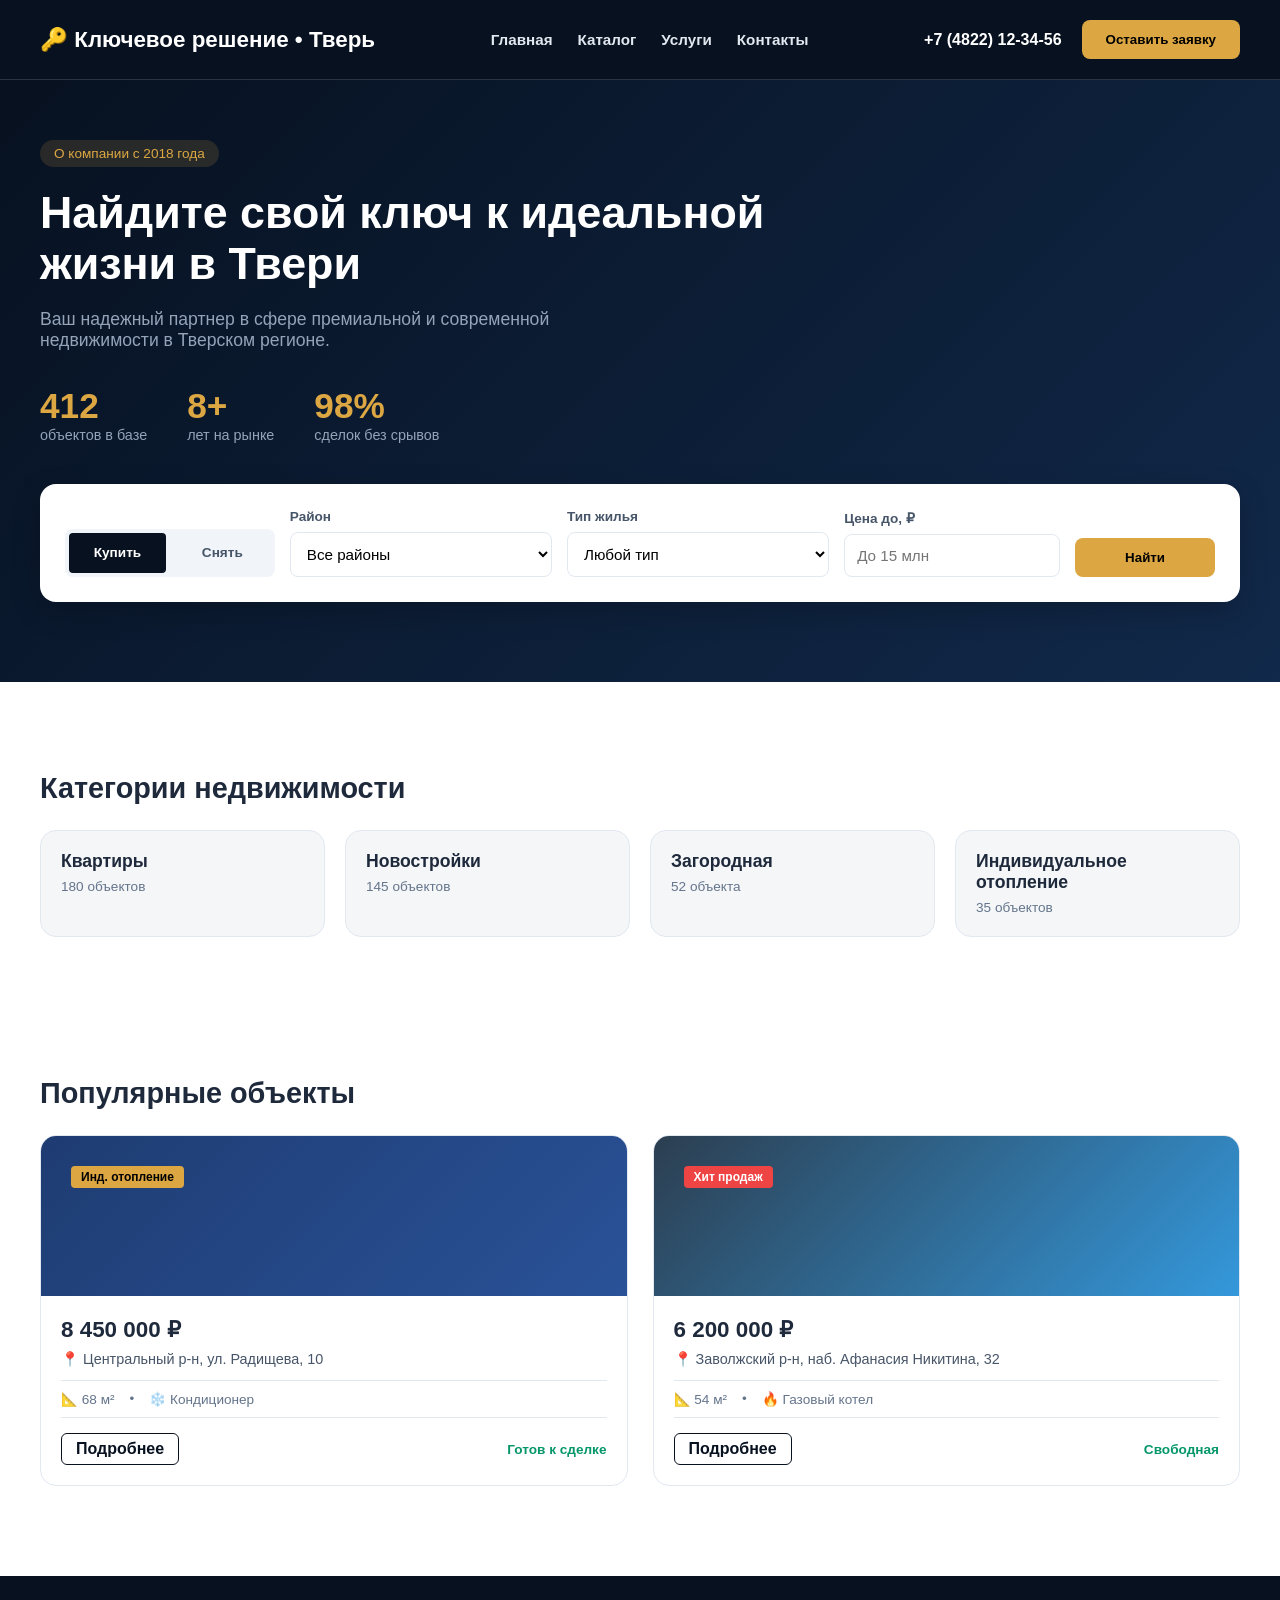
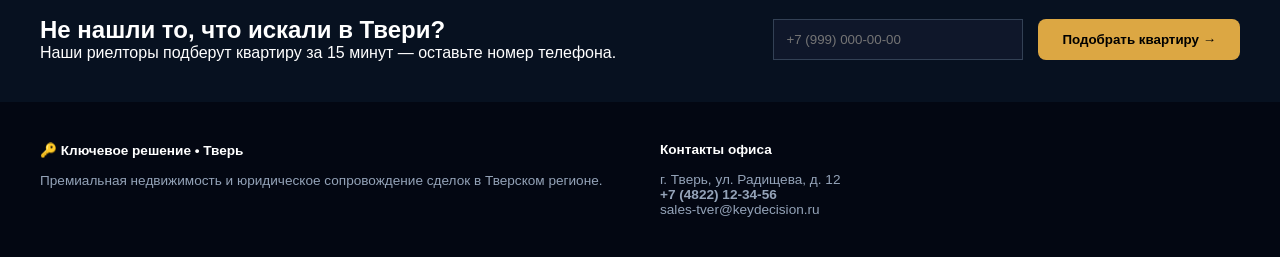
<file: index.html>
<!DOCTYPE html>
<html lang="ru">
<head>
    <meta charset="UTF-8">
    <meta name="viewport" content="width=device-width, initial-scale=1.0">
    <title>Агентство недвижимости «Ключевое решение» — Тверь</title>
    <link rel="stylesheet" href="style.css">
</head>
<body>

    <!-- Шапка сайта (с яркими, контрастными кнопками навигации) -->
    <header class="header">
        <div class="container header__container">
            <div class="logo">🔑 Ключевое решение • Тверь</div>
<nav class="nav">
    <a href="index.html" class="nav__link">Главная</a>
    <a href="catalog.html" class="nav__link">Каталог</a>
    <a href="services.html" class="nav__link">Услуги</a>
    <a href="contacts.html" class="nav__link">Контакты</a>
</nav>
            <div class="header__contacts">
                <a href="tel:+74822000000" class="phone">+7 (4822) 12-34-56</a>
                <button class="btn btn--primary" id="openModalBtn">Оставить заявку</button>
            </div>
        </div>
    </header>

    <main>
        <!-- Главный экран (Hero) под Тверь -->
        <section class="hero">
            <div class="container hero__container">
                <span class="hero__badge">О компании с 2018 года</span>
                <h1 class="hero__title">Найдите свой ключ к идеальной жизни в Твери</h1>
                <p class="hero__subtitle">Ваш надежный партнер в сфере премиальной и современной недвижимости в Тверском регионе.</p>
                
                <!-- Статистика из пункта 1.4 ТЗ -->
                <div class="hero__stats">
                    <div class="stat-item">
                        <strong id="stat-count">412</strong>
                        <span>объектов в базе</span>
                    </div>
                    <div class="stat-item">
                        <strong>8+</strong>
                        <span>лет на рынке</span>
                    </div>
                    <div class="stat-item">
                        <strong id="stat-percent">98%</strong>
                        <span>сделок без срывов</span>
                    </div>
                </div>
                <!-- Тверская многокритериальная форма поиска (Пункт 1.2 ТЗ) -->
                <div class="search-filter">
                    <form id="mainFilterForm" class="filter-form" action="catalog.html" method="GET">
                        <!-- Тип операции -->
                        <div class="filter-group filter-group--toggle">
                            <input type="radio" id="opBuy" name="operationType" value="buy" checked>
                            <label for="opBuy">Купить</label>
                            <input type="radio" id="opRent" name="operationType" value="rent">
                            <label for="opRent">Снять</label>
                        </div>

                        <!-- Поиск по районам Твери -->
                        <div class="filter-group">
                            <label for="locationSelect">Район</label>
                            <select id="locationSelect" name="location">
                                <option value="">Все районы</option>
                                <option value="Центральный">Центральный р-н</option>
                                <option value="Заволжский">Заволжский р-н</option>
                                <option value="Московский">Московский р-н</option>
                                <option value="Пролетарский">Пролетарский р-н</option>
                            </select>
                        </div>

                        <!-- Тип жилья -->
                        <div class="filter-group">
                            <label for="realtyType">Тип жилья</label>
                            <select id="realtyType" name="realtyType">
                                <option value="">Любой тип</option>
                                <option value="Новостройка">Новостройка</option>
                                <option value="Вторичное">Вторичное жилье</option>
                                <option value="Коттедж">Дома и участки</option>
                            </select>
                        </div>

                        <!-- Цена до -->
                        <div class="filter-group">
                            <label for="priceMax">Цена до, ₽</label>
                            <input type="number" id="priceMax" name="priceMax" placeholder="До 15 млн" min="0">
                        </div>

                        <button type="submit" class="btn btn--primary btn--search">Найти</button>
                    </form>
                </div>
            </div>
        </section>
        <!-- Категории недвижимости в Твери -->
        <section class="categories section">
            <div class="container">
                <h2 class="section__title">Категории недвижимости</h2>
                <div class="categories__grid">
                    <div class="category-card"><h3>Квартиры</h3><span class="count">180 объектов</span></div>
                    <div class="category-card"><h3>Новостройки</h3><span class="count">145 объектов</span></div>
                    <div class="category-card"><h3>Загородная</h3><span class="count">52 объекта</span></div>
                    <div class="category-card"><h3>Индивидуальное отопление</h3><span class="count">35 объектов</span></div>
                </div>
            </div>
        </section>

        <!-- Популярные объекты в Твери -->
        <section class="products section">
            <div class="container">
                <h2 class="section__title">Популярные объекты</h2>
                <div class="catalog-grid">
                    <!-- Тверская карточка 1 -->
                    <article class="flat-card">
                        <div class="flat-card__image" style="background: linear-gradient(135deg, #1e3c72, #2a5298); height: 160px;">
                            <span class="badge badge--gold" style="position:initial; margin:15px; display:inline-block;">Инд. отопление</span>
                        </div>
                        <div class="flat-card__body">
                            <div class="flat-price">8 450 000 ₽</div>
                            <div class="flat-address">📍 Центральный р-н, ул. Радищева, 10</div>
                            <div class="flat-tags"><span>📐 68 м²</span> • <span>❄️ Кондиционер</span></div>
                            <div class="flat-footer">
                                <a href="catalog.html" class="btn btn--dark-outline" style="text-decoration:none;">Подробнее</a>
                                <span class="flat-status">Готов к сделке</span>
                            </div>
                        </div>
                    </article>

                    <!-- Тверская карточка 2 -->
                    <article class="flat-card">
                        <div class="flat-card__image" style="background: linear-gradient(135deg, #2c3e50, #3498db); height: 160px;">
                            <span class="badge badge--red" style="position:initial; margin:15px; display:inline-block;">Хит продаж</span>
                        </div>
                        <div class="flat-card__body">
                            <div class="flat-price">6 200 000 ₽</div>
                            <div class="flat-address">📍 Заволжский р-н, наб. Афанасия Никитина, 32</div>
                            <div class="flat-tags"><span>📐 54 м²</span> • <span>🔥 Газовый котел</span></div>
                            <div class="flat-footer">
                                <a href="catalog.html" class="btn btn--dark-outline" style="text-decoration:none;">Подробнее</a>
                                <span class="flat-status">Свободная</span>
                            </div>
                        </div>
                    </article>
                </div>
            </div>
        </section>
        <!-- Блок "Почему выбирают Ключевое решение" -->
        <section class="cta-banner">
            <div class="container cta-banner__container">
                <div>
                    <h2>Не нашли то, что искали в Твери?</h2>
                    <p>Наши риелторы подберут квартиру за 15 минут — оставьте номер телефона.</p>
                </div>
                <form class="cta-banner__form">
                    <input type="tel" placeholder="+7 (999) 000-00-00" required>
                    <button type="submit" class="btn btn--primary">Подобрать квартиру →</button>
                </form>
            </div>
        </section>
    </main>

    <!-- Тверской подвал -->
    <footer class="footer">
        <div class="container footer__grid">
            <div>
                <h4>🔑 Ключевое решение • Тверь</h4>
                <p>Премиальная недвижимость и юридическое сопровождение сделок в Тверском регионе.</p>
            </div>
            <div>
                <h4>Контакты офиса</h4>
                <p>г. Тверь, ул. Радищева, д. 12</p>
                <p><strong>+7 (4822) 12-34-56</strong></p>
                <p>sales-tver@keydecision.ru</p>
            </div>
        </div>
    </footer>
    <script src="app.js"></script>
    
</body>
</html>
</file>
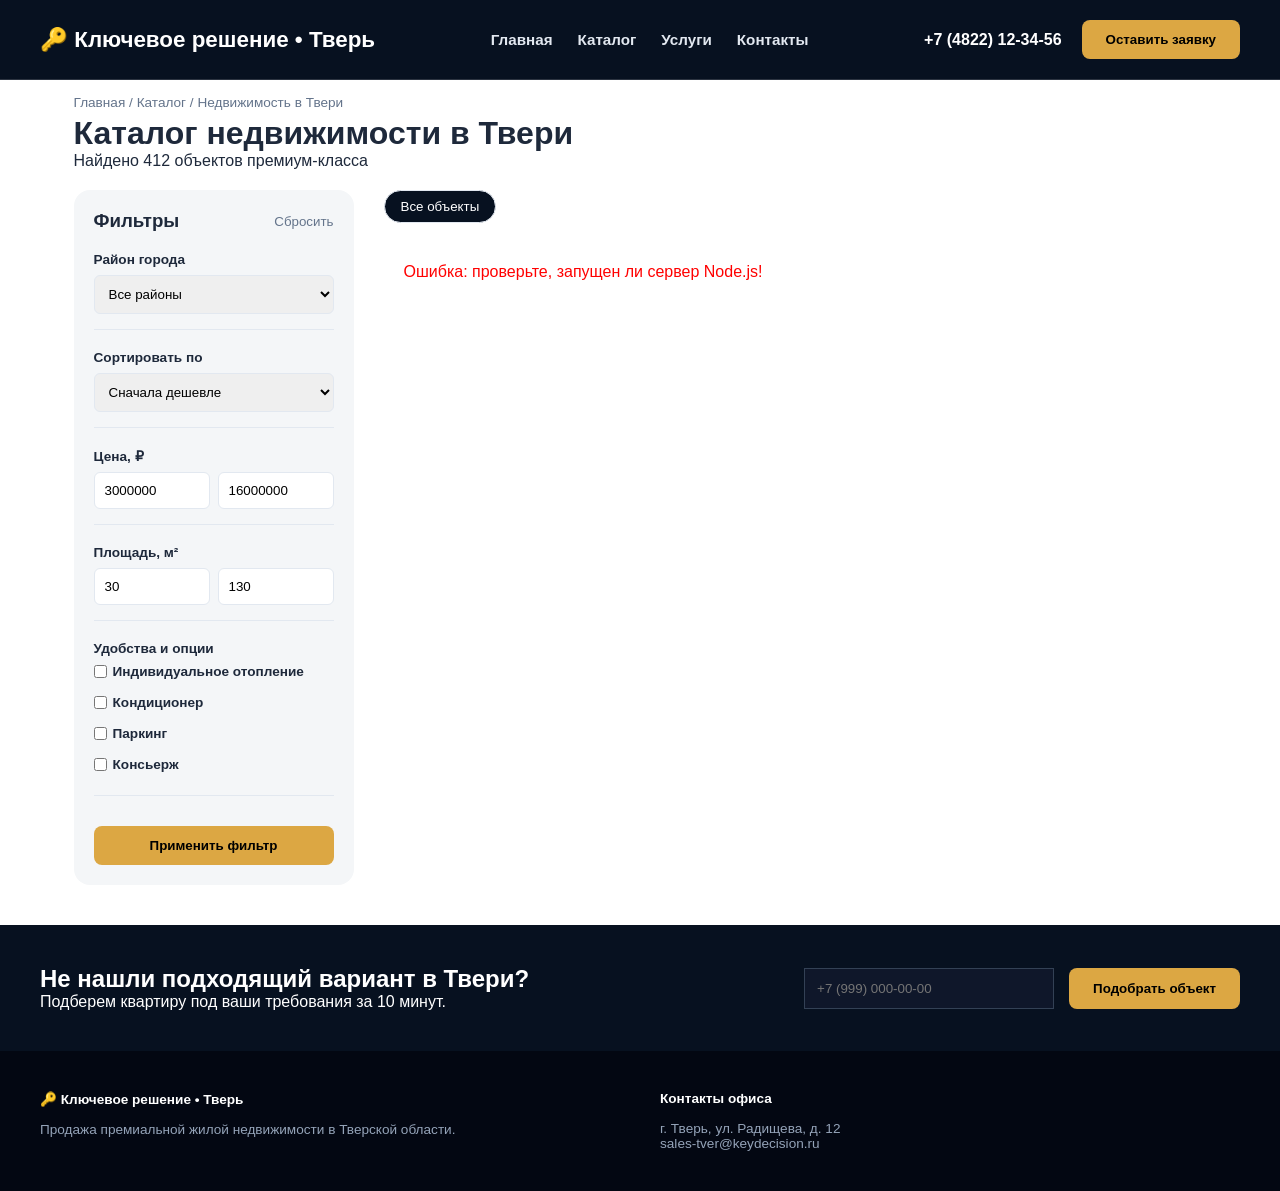
<file: catalog.html>
<!DOCTYPE html>
<html lang="ru">
<head>
    <meta charset="UTF-8">
    <meta name="viewport" content="width=device-width, initial-scale=1.0">
    <title>Каталог недвижимости в Твери — Ключевое решение</title>
    <link rel="stylesheet" href="style.css">
</head>
<body>

    <!-- Шапка сайта с яркой контрастной навигацией -->
    <header class="header">
        <div class="container header__container">
            <div class="logo">🔑 Ключевое решение • Тверь</div>
<nav class="nav">
    <a href="index.html" class="nav__link">Главная</a>
    <a href="catalog.html" class="nav__link">Каталог</a>
    <a href="services.html" class="nav__link">Услуги</a>
    <a href="contacts.html" class="nav__link">Контакты</a>
</nav>

            <div class="header__contacts">
                <a href="tel:+74822123456" class="phone">+7 (4822) 12-34-56</a>
                <button class="btn btn--primary">Оставить заявку</button>
            </div>
        </div>
    </header>

    <main class="container catalog-page">
        <!-- Хлебные крошки -->
        <div class="breadcrumbs">
            <a href="#">Главная</a> / <a href="#">Каталог</a> / <span>Недвижимость в Твери</span>
        </div>

        <h1 class="catalog-title">Каталог недвижимости в Твери</h1>
        <div class="catalog-subtitle">Найдено 412 объектов премиум-класса</div>

        <div class="catalog-layout">
            <!-- Боковой фильтр со всеми удобствами и районами Твери -->
            <aside class="filter-sidebar">
                <div class="sidebar-header">
                    <h3>Фильтры</h3>
                    <button type="button" class="btn-clear">Сбросить</button>
                </div>

                <form id="advancedFilter">
                    <!-- Поиск по районам Твери -->
                    <div class="filter-section">
                        <label for="districtSelect">Район города</label>
                        <select id="districtSelect" name="district">
                            <option value="">Все районы</option>
                            <option value="Центральный">Центральный район</option>
                            <option value="Заволжский">Заволжский район</option>
                            <option value="Московский">Московский район</option>
                            <option value="Пролетарский">Пролетарский район</option>
                        </select>
                    </div>

                    <!-- Сортировка по цене и площади -->
                    <div class="filter-section">
                        <label for="sortSelect">Сортировать по</label>
                        <select id="sortSelect" name="sortBy">
                            <option value="price_asc">Сначала дешевле</option>
                            <option value="price_desc">Сначала дороже</option>
                            <option value="area_desc">По макс. площади</option>
                            <option value="area_asc">По мин. площади</option>
                        </select>
                    </div>

                    <!-- Диапазон цен -->
                    <div class="filter-section">
                        <label>Цена, ₽</label>
                        <div class="range-inputs">
                            <input type="number" id="priceMin" value="3000000" placeholder="от">
                            <input type="number" id="priceMaxInput" value="16000000" placeholder="до">
                        </div>
                    </div>

                    <!-- Диапазон площади -->
                    <div class="filter-section">
                        <label>Площадь, м²</label>
                        <div class="range-inputs">
                            <input type="number" id="areaMin" value="30" placeholder="от">
                            <input type="number" id="areaMax" value="130" placeholder="до">
                        </div>
                    </div>

                    <!-- Полный список удобств -->
                    <div class="filter-section">
                        <label>Удобства и опции</label>
                        <div class="checkbox-list">
                            <label><input type="checkbox" id="checkHeating"> Индивидуальное отопление</label>
                            <label><input type="checkbox" id="checkAir"> Кондиционер</label>
                            <label><input type="checkbox" id="checkParking"> Паркинг</label>
                            <label><input type="checkbox" id="checkConcierge"> Консьерж</label>
                        </div>
                    </div>

                    <button type="submit" class="btn btn--primary btn--block">Применить фильтр</button>
                </form>
            </aside>
            <!-- Контент каталога и сетка результатов -->
            <section class="catalog-content">
                <div class="sorting-panel">
                    <div class="tabs">
                        <button class="tab-btn active">Все объекты</button>
                    </div>
                </div>

                <div class="catalog-grid" id="catalogGrid">
                    <!-- Квартира 1 -->
                    <article class="flat-card" data-district="Центральный" data-price="8450000" data-area="68" data-heating="true" data-air="true" data-parking="true" data-concierge="false">
                        <div class="flat-card__image" style="background: linear-gradient(135deg, #1e3c72, #2a5298);">
                            <span class="badge badge--gold">Инд. отопление</span>
                        </div>
                        <div class="flat-card__body">
                            <div class="flat-price">8 450 000 ₽</div>
                            <div class="flat-address">📍 Центральный р-н, ул. Радищева, 10</div>
                            <div class="flat-tags"><span>📐 68 м²</span> • <span>❄️ Конд.</span> • <span>🚗 Паркинг</span></div>
                            <div class="flat-footer"><button class="btn btn--dark-outline">Подробнее</button><span class="flat-status">Новостройка</span></div>
                        </div>
                    </article>

                    <!-- Квартира 2 -->
                    <article class="flat-card" data-district="Заволжский" data-price="6200000" data-area="54" data-heating="true" data-air="false" data-parking="false" data-concierge="false">
                        <div class="flat-card__image" style="background: linear-gradient(135deg, #2c3e50, #3498db);">
                            <span class="badge badge--red">Отличная цена</span>
                        </div>
                        <div class="flat-card__body">
                            <div class="flat-price">6 200 000 ₽</div>
                            <div class="flat-address">📍 Заволжский р-н, наб. Афанасия Никитина, 32</div>
                            <div class="flat-tags"><span>📐 54 м²</span> • <span>🔥 Инд. отопл.</span></div>
                            <div class="flat-footer"><button class="btn btn--dark-outline">Подробнее</button><span class="flat-status">Вторичное</span></div>
                        </div>
                    </article>

                    <!-- Квартира 3 (ИСПРАВЛЕНО НА "Центральный р-н") -->
                    <article class="flat-card" data-district="Центральный" data-price="14900000" data-area="115" data-heating="true" data-air="true" data-parking="true" data-concierge="true">
                        <div class="flat-card__image" style="background: linear-gradient(135deg, #0f2027, #2c5364);">
                            <span class="badge badge--gold">Премиум</span>
                        </div>
                        <div class="flat-card__body">
                            <div class="flat-price">14 900 000 ₽</div>
                            <div class="flat-address">📍 Центральный р-н, Тверской проспект, 3</div>
                            <div class="flat-tags"><span>📐 115 м²</span> • <span>🚗 Паркинг</span> • <span>🛎️ Консьерж</span></div>
                            <div class="flat-footer"><button class="btn btn--dark-outline">Подробнее</button><span class="flat-status">Пентхаус</span></div>
                        </div>
                    </article>

                    <!-- Квартира 4 -->
                    <article class="flat-card" data-district="Московский" data-price="4800000" data-area="42" data-heating="false" data-air="false" data-parking="false" data-concierge="false">
                        <div class="flat-card__image" style="background: linear-gradient(135deg, #bdc3c7, #2c3e50);"></div>
                        <div class="flat-card__body">
                            <div class="flat-price">4 800 000 ₽</div>
                            <div class="flat-address">📍 Московский р-н, ул. Орджоникидзе, 42</div>
                            <div class="flat-tags"><span>📐 42 м²</span> • <span>Центр. отопл.</span></div>
                            <div class="flat-footer"><button class="btn btn--dark-outline">Подробнее</button><span class="flat-status">Вторичное</span></div>
                        </div>
                    </article>

                    <!-- Квартира 5 -->
                    <article class="flat-card" data-district="Пролетарский" data-price="5500000" data-area="48" data-heating="false" data-air="true" data-parking="false" data-concierge="false">
                        <div class="flat-card__image" style="background: linear-gradient(135deg, #11998e, #38ef7d);"></div>
                        <div class="flat-card__body">
                            <div class="flat-price">5 500 000 ₽</div>
                            <div class="flat-address">📍 Пролетарский р-н, пр-т Калинина, 15</div>
                            <div class="flat-tags"><span>📐 48 м²</span> • <span>❄️ Конд.</span></div>
                            <div class="flat-footer"><button class="btn btn--dark-outline">Подробнее</button><span class="flat-status">Новостройка</span></div>
                        </div>
                    </article>

                    <!-- Квартира 6 -->
                    <article class="flat-card" data-district="Заволжский" data-price="11200000" data-area="92" data-heating="true" data-air="true" data-parking="true" data-concierge="true">
                        <div class="flat-card__image" style="background: linear-gradient(135deg, #8e2de2, #4a00e0);">
                            <span class="badge badge--gold">Инд. отопление</span>
                        </div>
                        <div class="flat-card__body">
                            <div class="flat-price">11 200 000 ₽</div>
                            <div class="flat-address">📍 Заволжский р-н, ул. Горького, 72</div>
                            <div class="flat-tags"><span>📐 92 м²</span> • <span>🚗 Паркинг</span> • <span>🛎️ Консьерж</span></div>
                            <div class="flat-footer"><button class="btn btn--dark-outline">Подробнее</button><span class="flat-status">Новостройка</span></div>
                        </div>
                    </article>
                </div>
            </section>
        </div>
    </main>
    <!-- Форма подбора для Твери -->
    <section class="cta-banner">
        <div class="container cta-banner__container">
            <div>
                <h2>Не нашли подходящий вариант в Твери?</h2>
                <p>Подберем квартиру под ваши требования за 10 минут.</p>
            </div>
            <form class="cta-banner__form">
                <input type="tel" placeholder="+7 (999) 000-00-00" required>
                <button type="submit" class="btn btn--primary">Подобрать объект</button>
            </form>
        </div>
    </section>

    <!-- Подвал сайта -->
    <footer class="footer">
        <div class="container footer__grid">
            <div>
                <h4>🔑 Ключевое решение • Тверь</h4>
                <p>Продажа премиальной жилой недвижимости в Тверской области.</p>
            </div>
            <div>
                <h4>Контакты офиса</h4>
                <p>г. Тверь, ул. Радищева, д. 12</p>
                <p>sales-tver@keydecision.ru</p>
            </div>
        </div>
    </footer>

    <!-- Логика работы умных фильтров -->
    <script src="app.js"></script>
    
</body>
</html>
</file>
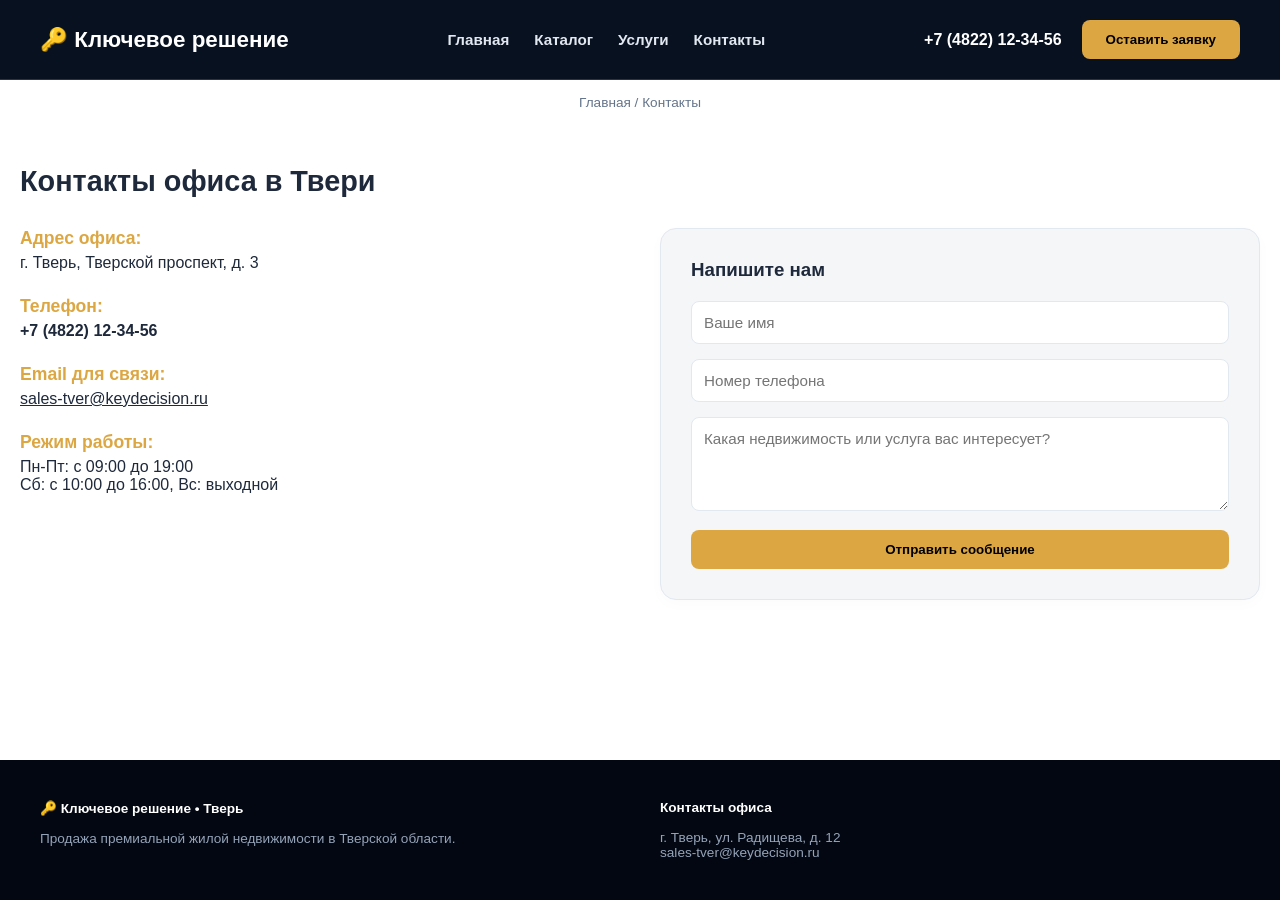
<file: contacts.html>
<!DOCTYPE html>
<html lang="ru">
<head>
    <meta charset="UTF-8">
    <meta name="viewport" content="width=device-width, initial-scale=1.0">
    <title>Контакты — Ключевое решение</title>
    <link rel="stylesheet" href="style.css">
    <style>
        /* Локальные стили для адаптивности и красоты страницы контактов */
        .contacts-block {
            display: grid;
            grid-template-columns: 1fr 1fr;
            gap: 40px;
            margin-top: 30px;
            margin-bottom: 30px;
        }
        @media (max-width: 768px) {
            .contacts-block {
                grid-template-columns: 1fr;
                gap: 25px;
            }
        }
        .contact-info-list {
            list-style: none;
            display: flex;
            flex-direction: column;
            gap: 24px;
        }
        .contact-info-list li strong {
            display: block;
            color: var(--accent-gold);
            font-size: 1.1rem;
            margin-bottom: 5px;
        }
        .contact-form-box {
            background: var(--bg-light-gray);
            padding: 30px;
            border-radius: var(--border-radius-lg);
            border: 1px solid var(--border-color);
            box-shadow: 0 4px 15px rgba(0,0,0,0.02);
        }
        .contact-form-box h3 {
            margin-bottom: 20px;
            color: var(--text-dark);
        }
        .contact-form-box input, .contact-form-box textarea {
            width: 100%;
            padding: 12px;
            margin-bottom: 15px;
            border: 1px solid var(--border-color);
            border-radius: var(--border-radius-sm);
            font-size: 0.95rem;
            font-family: inherit;
        }
        .contact-form-box textarea {
            resize: vertical;
        }
    </style>
</head>
<body>

    <!-- ШАПКА -->
    <header class="header">
        <div class="container header__container">
            <div class="logo">🔑 Ключевое решение</div>
            <nav class="nav">
                <a href="index.html" class="nav__link">Главная</a>
                <a href="catalog.html" class="nav__link">Каталог</a>
                <a href="services.html" class="nav__link">Услуги</a>
                <a href="contacts.html" class="nav__link nav__link--active">Контакты</a>
            </nav>
            <div class="header__contacts">
                <a href="tel:+74822123456" class="phone">+7 (4822) 12-34-56</a>
                <button class="btn btn--primary">Оставить заявку</button>
            </div>
        </div>
    </header>

    <!-- ХЛЕБНЫЕ КРОШКИ -->
    <div class="container breadcrumbs">
        <a href="index.html">Главная</a> / <span>Контакты</span>
    </div>

    <!-- ОСНОВНОЙ КОНТЕНТ КОНТАКТОВ -->
    <main class="container section">
        <h1 class="section__title">Контакты офиса в Твери</h1>
        
        <div class="contacts-block">
            <!-- Левая колонка: Текстовые контакты -->
            <div>
                <ul class="contact-info-list">
                    <li>
                        <strong>Адрес офиса:</strong>
                        г. Тверь, Тверской проспект, д. 3
                    </li>
                    <li>
                        <strong>Телефон:</strong>
                        <a href="tel:+74822123456" style="color: inherit; text-decoration: none; font-weight: 600;">+7 (4822) 12-34-56</a>
                    </li>
                    <li>
                        <strong>Email для связи:</strong>
                        <a href="mailto:sales-tver@keydecision.ru" style="color: inherit;">sales-tver@keydecision.ru</a>
                    </li>
                    <li>
                        <strong>Режим работы:</strong>
                        Пн-Пт: с 09:00 до 19:00 <br> Сб: с 10:00 до 16:00, Вс: выходной
                    </li>
                </ul>
            </div>

            <!-- Правая колонка: Форма обратной связи -->
            <div class="contact-form-box">
                <h3>Напишите нам</h3>
                <form id="feedbackForm">
                    <input type="text" placeholder="Ваше имя" required>
                    <input type="tel" placeholder="Номер телефона" required>
                    <textarea placeholder="Какая недвижимость или услуга вас интересует?" rows="4" required></textarea>
                    <button type="submit" class="btn btn--primary" style="width: 100%;">Отправить сообщение</button>
                </form>
            </div>
        </div>
    </main>

    <!-- ФУТЕР -->
    <footer class="footer">
        <div class="container footer__grid">
            <div>
                <h4>🔑 Ключевое решение • Тверь</h4>
                <p>Продажа премиальной жилой недвижимости в Тверской области.</p>
            </div>
            <div>
                <h4>Контакты офиса</h4>
                <p>г. Тверь, ул. Радищева, д. 12</p>
                <p>sales-tver@keydecision.ru</p>
            </div>
        </div>
    </footer>

    <!-- СКРИПТЫ -->
    <script>
        // Простая отправка формы обратной связи
        document.getElementById('feedbackForm')?.addEventListener('submit', (e) => {
            e.preventDefault();
            alert('Спасибо! Ваше сообщение успешно отправлено. Наш менеджер свяжется с вами в ближайшее время.');
            e.target.reset();
        });
    </script>
</body>
</html>
</file>
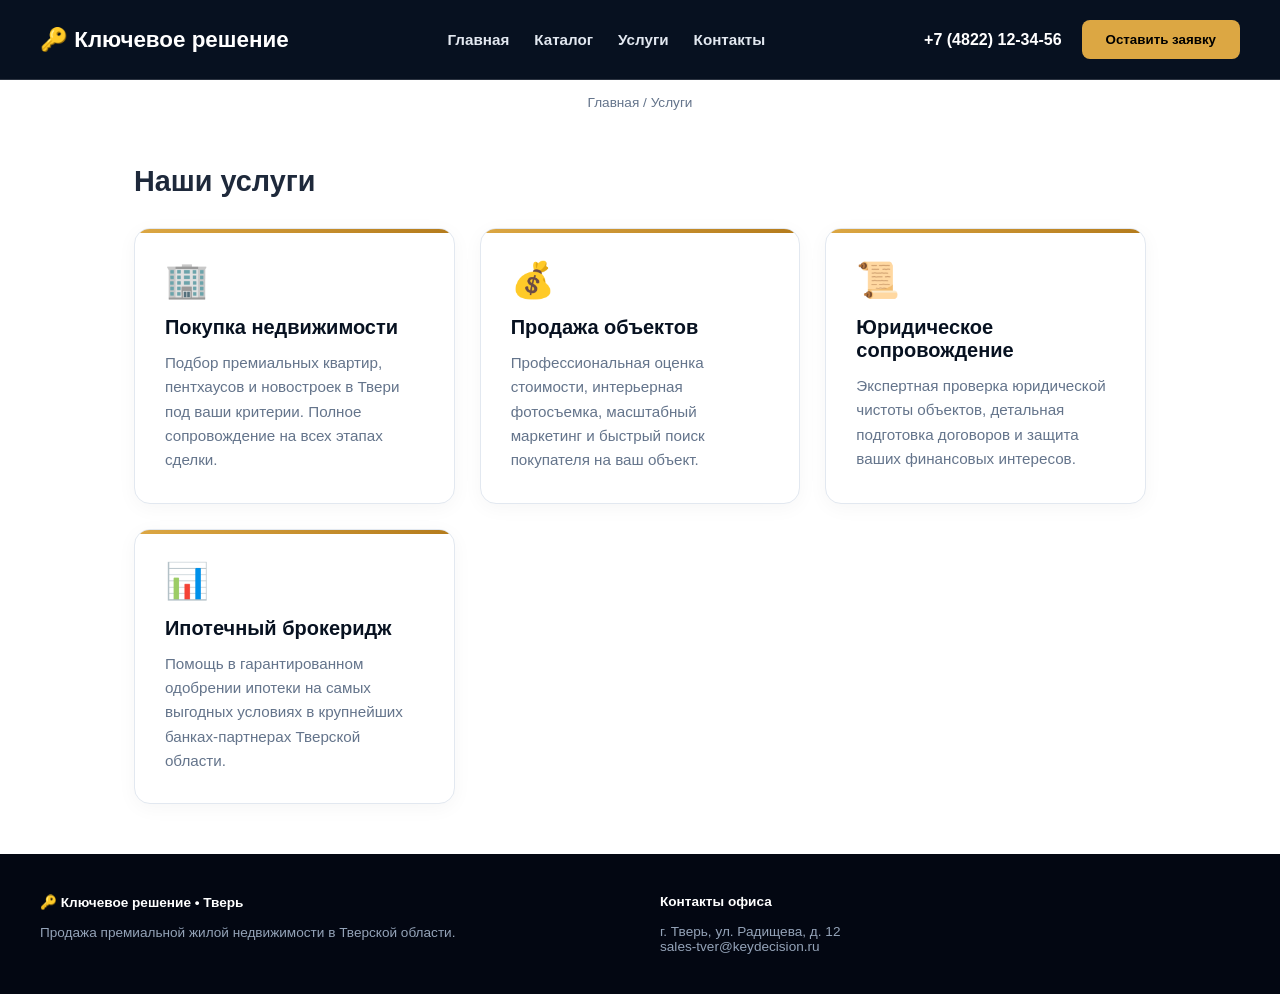
<file: services.html>
<!DOCTYPE html>
<html lang="ru">
<head>
    <meta charset="UTF-8">
    <meta name="viewport" content="width=device-width, initial-scale=1.0">
    <title>Услуги — Ключевое решение</title>
    <link rel="stylesheet" href="style.css">
</head>
<body>

    <!-- ШАПКА -->
    <header class="header">
        <div class="container header__container">
            <div class="logo">🔑 Ключевое решение</div>
            <nav class="nav">
                <a href="index.html" class="nav__link">Главная</a>
                <a href="catalog.html" class="nav__link">Каталог</a>
                <a href="services.html" class="nav__link">Услуги</a>
                <a href="contacts.html" class="nav__link">Контакты</a>
            </nav>
            <div class="header__contacts">
                <a href="tel:+74822123456" class="phone">+7 (4822) 12-34-56</a>
                <button class="btn btn--primary">Оставить заявку</button>
            </div>
        </div>
    </header>

    <!-- ХЛЕБНЫЕ КРОШКИ -->
    <div class="container breadcrumbs">
        <a href="index.html">Главная</a> / <span>Услуги</span>
    </div>

    <!-- ОСНОВНОЙ КОНТЕНТ УСЛУГ -->
    <main class="container section">
        <h1 class="section__title">Наши услуги</h1>
        
        <div class="services-grid">
            
            <div class="service-card-premium">
                <div class="service-icon-box">🏢</div>
                <h3>Покупка недвижимости</h3>
                <p>Подбор премиальных квартир, пентхаусов и новостроек в Твери под ваши критерии. Полное сопровождение на всех этапах сделки.</p>
            </div>

            <div class="service-card-premium">
                <div class="service-icon-box">💰</div>
                <h3>Продажа объектов</h3>
                <p>Профессиональная оценка стоимости, интерьерная фотосъемка, масштабный маркетинг и быстрый поиск покупателя на ваш объект.</p>
            </div>

            <div class="service-card-premium">
                <div class="service-icon-box">📜</div>
                <h3>Юридическое сопровождение</h3>
                <p>Экспертная проверка юридической чистоты объектов, детальная подготовка договоров и защита ваших финансовых интересов.</p>
            </div>

            <div class="service-card-premium">
                <div class="service-icon-box">📊</div>
                <h3>Ипотечный брокеридж</h3>
                <p>Помощь в гарантированном одобрении ипотеки на самых выгодных условиях в крупнейших банках-партнерах Тверской области.</p>
            </div>

        </div>
    </main>

    <!-- ФУТЕР (Прижат к низу автоматически) -->
    <footer class="footer">
        <div class="container footer__grid">
            <div>
                <h4>🔑 Ключевое решение • Тверь</h4>
                <p>Продажа премиальной жилой недвижимости в Тверской области.</p>
            </div>
            <div>
                <h4>Контакты офиса</h4>
                <p>г. Тверь, ул. Радищева, д. 12</p>
                <p>sales-tver@keydecision.ru</p>
            </div>
        </div>
    </footer>

</body>
</html>
</file>
<file: style.css>
:root {
    --bg-dark: #071120;
    --accent-gold: #dca743;
    --bg-light-gray: #f4f6f8;
    --text-dark: #1e293b;
    --text-muted: #64748b;
    --border-color: #e2e8f0;
    --border-radius-lg: 16px;
    --border-radius-sm: 8px;
}

* {
    box-sizing: border-box;
    margin: 0;
    padding: 0;
    font-family: -apple-system, BlinkMacSyФstemFont, "Segoe UI", Roboto, sans-serif;
}

body {
    background-color: #ffffff;
    color: var(--text-dark);
}

.container {
    max-width: 1240px;
    margin: 0 auto;
    padding: 0 20px;
}

/* --- ЯРКАЯ И КОНТРАСТНАЯ ШАПКА --- */
.header {
    background-color: var(--bg-dark);
    padding: 20px 0;
    border-bottom: 1px solid rgba(255,255,255,0.15);
}

.header__container {
    display: flex;
    justify-content: space-between;
    align-items: center;
}

.logo {
    color: #ffffff;
    font-size: 1.4rem;
    font-weight: 700;
}

.nav {
    display: flex;
    gap: 25px;
}

.nav__link {
    color: #e2e8f0;
    text-decoration: none;
    font-weight: 600;
    font-size: 0.95rem;
    transition: color 0.2s;
}

.nav__link:hover {
    color: var(--accent-gold);
}

.header__contacts {
    display: flex;
    align-items: center;
    gap: 20px;
}

.phone {
    color: #ffffff;
    text-decoration: none;
    font-weight: 700;
}

.btn {
    padding: 12px 24px;
    border-radius: var(--border-radius-sm);
    border: none;
    cursor: pointer;
    font-weight: 600;
    transition: background 0.2s;
}

.btn--primary {
    background-color: var(--accent-gold);
    color: #000000;
}

.btn--primary:hover {
    background-color: #c99332;
}
/* --- ГЛАВНЫЙ ЭКРАН (HERO БАННЕР) --- */
.hero {
    background: linear-gradient(135deg, #071120 0%, #11294a 100%);
    color: #ffffff;
    padding: 60px 0 80px 0;
    margin-bottom: 40px;
}

.hero__badge {
    background: rgba(220, 167, 67, 0.15);
    color: var(--accent-gold);
    padding: 6px 14px;
    border-radius: 20px;
    font-size: 0.85rem;
    display: inline-block;
}

.hero__title {
    font-size: 2.8rem;
    margin: 20px 0;
    max-width: 800px;
}

.hero__subtitle {
    color: #94a3b8;
    font-size: 1.1rem;
    margin-bottom: 35px;
    max-width: 600px;
}

.hero__stats {
    display: flex;
    gap: 40px;
    margin-bottom: 40px;
}

.stat-item strong {
    font-size: 2.2rem;
    display: block;
    color: var(--accent-gold);
}

.stat-item span {
    color: #94a3b8;
    font-size: 0.9rem;
}

/* Белая плашка горизонтального поиска */
.search-filter {
    background: #ffffff;
    border-radius: var(--border-radius-lg);
    padding: 25px;
    box-shadow: 0 10px 30px rgba(0,0,0,0.2);
    color: var(--text-dark);
}

.filter-form {
    display: grid;
    grid-template-columns: 1.2fr 1.5fr 1.5fr 1.2fr 0.8fr;
    gap: 15px;
    align-items: flex-end;
}

.filter-group {
    display: flex;
    flex-direction: column;
    gap: 8px;
}

.filter-group label {
    font-size: 0.85rem;
    font-weight: 600;
    color: #475569;
}

.filter-form select, .filter-form input {
    padding: 12px;
    border: 1px solid var(--border-color);
    border-radius: var(--border-radius-sm);
    font-size: 0.95rem;
    background: #ffffff;
}

/* Переключатель Купить/Снять */
.filter-group--toggle {
    display: flex;
    flex-direction: row;
    background: #f1f5f9;
    padding: 4px;
    border-radius: var(--border-radius-sm);
    height: 48px;
}

.filter-group--toggle input[type="radio"] { display: none; }
.filter-group--toggle label {
    flex: 1;
    text-align: center;
    line-height: 40px;
    cursor: pointer;
    border-radius: 4px;
    font-weight: 600;
    margin: 0;
}

.filter-group--toggle input[type="radio"]:checked + label {
    background: var(--bg-dark);
    color: #ffffff;
}
/* --- СЕКЦИИ И КАТЕГОРИИ --- */
.section {
    padding: 50px 0;
}

.section__title {
    font-size: 1.8rem;
    font-weight: 700;
    margin-bottom: 25px;
}

.categories__grid {
    display: grid;
    grid-template-columns: repeat(4, 1fr);
    gap: 20px;
    margin-bottom: 40px;
}

.category-card {
    background: var(--bg-light-gray);
    padding: 20px;
    border-radius: var(--border-radius-lg);
    border: 1px solid var(--border-color);
}

.category-card h3 {
    font-size: 1.1rem;
    margin-bottom: 5px;
}

.category-card .count {
    font-size: 0.85rem;
    color: var(--text-muted);
}

/* --- СТИЛИ ДЛЯ СТРАНИЦЫ КАТАЛОГА (ДВУХКОЛОНОЧНЫЙ МАКЕТ) --- */
.breadcrumbs { padding: 15px 0 5px; font-size: 0.85rem; color: var(--text-muted); }
.breadcrumbs a { color: var(--text-muted); text-decoration: none; }
.catalog-layout {
    display: grid;
    grid-template-columns: 280px 1fr;
    gap: 30px;
    align-items: start;
    margin-top: 20px;
}

.filter-sidebar {
    background: var(--bg-light-gray);
    border-radius: var(--border-radius-lg);
    padding: 20px;
}

.sidebar-header {
    display: flex;
    justify-content: space-between;
    margin-bottom: 20px;
}

.btn-clear { background: none; border: none; color: var(--text-muted); cursor: pointer; }
.filter-section { margin-bottom: 20px; border-bottom: 1px solid #e2e8f0; padding-bottom: 15px; }
.filter-section label { font-size: 0.85rem; font-weight: 600; display: block; margin-bottom: 8px; }
.range-inputs { display: flex; gap: 8px; }
.range-inputs input, .filter-section select { width: 100%; padding: 10px; border: 1px solid var(--border-color); border-radius: 6px; }
.checkbox-list { display: flex; flex-direction: column; gap: 8px; font-size: 0.9rem; }
.checkbox-list label { display: flex; align-items: center; gap: 6px; cursor: pointer; }
.btn--block { width: 100%; margin-top: 10px; }
/* --- СЕТКА КАРТОЧЕК НЕДВИЖИМОСТИ --- */
.sorting-panel { display: flex; justify-content: space-between; margin-bottom: 20px; }
.tabs { display: flex; gap: 8px; }
.tab-btn { padding: 8px 16px; border-radius: 20px; border: 1px solid var(--border-color); background: #fff; cursor: pointer; }
.tab-btn.active { background: var(--bg-dark); color: #fff; }
.btn--map { background: rgba(220, 167, 67, 0.1); color: #b47b1c; border: none; padding: 8px 16px; border-radius: 6px; cursor: pointer; font-weight: 600; }

.catalog-grid {
    display: grid;
    grid-template-columns: repeat(2, 1fr);
    gap: 25px;
    margin-top: 15px;
}

.flat-card {
    background: #ffffff;
    border-radius: var(--border-radius-lg);
    border: 1px solid var(--border-color);
    overflow: hidden;
    transition: transform 0.2s;
}

.flat-card:hover { transform: translateY(-4px); }
.flat-card__image { height: 170px; position: relative; padding: 15px; }
.badge { padding: 4px 10px; border-radius: 4px; font-size: 0.75rem; color: #ffffff; font-weight: 600; }
.badge--gold { background: var(--accent-gold); color: #000000; }
.badge--red { background: #ef4444; }

.flat-card__body { padding: 20px; }
.flat-price { font-size: 1.4rem; font-weight: 700; margin-bottom: 8px; }
.flat-address { font-size: 0.9rem; color: #475569; margin-bottom: 12px; }
.flat-tags { display: flex; gap: 15px; font-size: 0.85rem; color: var(--text-muted); margin-bottom: 15px; border-top: 1px solid var(--border-color); border-bottom: 1px solid var(--border-color); padding: 10px 0; }

.flat-footer { display: flex; justify-content: space-between; align-items: center; }
.btn--dark-outline { background: none; border: 1px solid var(--bg-dark); padding: 6px 14px; border-radius: 6px; cursor: pointer; font-weight: 600; color: var(--bg-dark); }
.flat-status { font-size: 0.85rem; color: #059669; font-weight: 600; }

/* --- СТА БАННЕР И ФУТЕР --- */
.cta-banner { background: var(--bg-dark); color: #ffffff; padding: 40px 0; margin-top: 40px; }
.cta-banner__container { display: flex; justify-content: space-between; align-items: center; }
.cta-banner__form { display: flex; gap: 15px; }
.cta-banner__form input { padding: 12px; width: 250px; border-radius: var(--border-sm); border: 1px solid #334155; background: #0f172a; color: #ffffff; }

.footer { background: #030712; color: #94a3b8; padding: 40px 0; font-size: 0.85rem; margin-top: 40px; }
.footer__grid { display: grid; grid-template-columns: repeat(2, 1fr); gap: 40px; }
.footer h4 { color: #ffffff; margin-bottom: 15px; }
/* --- ПРИЖИТИЕ ФУТЕРА КНИЗУ (STICKY FOOTER) --- */
html, body {
    height: 100%;
}
body {
    display: flex;
    flex-direction: column;
}
/* Переопределяем margin у футера, чтобы он автоматически отталкивался вниз */
.footer {
    margin-top: auto !important; 
}

/* --- КРАСОЧНЫЕ СТИЛИ ДЛЯ СТРАНИЦЫ УСЛУГ --- */
.services-grid {
    display: grid;
    grid-template-columns: repeat(auto-fit, minmax(250px, 1fr));
    gap: 25px;
    margin-top: 30px;
}

.service-card-premium {
    background: #ffffff;
    border: 1px solid var(--border-color);
    border-radius: var(--border-radius-lg);
    padding: 30px;
    box-shadow: 0 4px 20px rgba(7, 17, 32, 0.04);
    transition: all 0.3s ease;
    position: relative;
    overflow: hidden;
}

/* Эффект при наведении на карточку услуг */
.service-card-premium:hover {
    transform: translateY(-8px);
    box-shadow: 0 12px 30px rgba(7, 17, 32, 0.08);
    border-color: var(--accent-gold);
}

/* Яркая цветная полоска сверху каждой карточки для сочности */
.service-card-premium::before {
    content: '';
    position: absolute;
    top: 0;
    left: 0;
    width: 100%;
    height: 4px;
    background: linear-gradient(90deg, var(--accent-gold), #b47b1c);
}

.service-icon-box {
    font-size: 2.2rem;
    margin-bottom: 15px;
    display: inline-block;
}

.service-card-premium h3 {
    font-size: 1.25rem;
    color: var(--bg-dark);
    margin-bottom: 12px;
    font-weight: 700;
}

.service-card-premium p {
    font-size: 0.95rem;
    line-height: 1.6;
    color: var(--text-muted);
}

/* --- СТИЛИ ДЛЯ ИНТЕГРАЦИИ КАРТЫ --- */
.map-container {
    width: 100%;
    height: 400px;
    border-radius: var(--border-radius-lg);
    overflow: hidden;
    border: 1px solid var(--border-color);
    box-shadow: 0 4px 20px rgba(0,0,0,0.05);
    margin-top: 30px;
}
/* --- СТИЛИ ДЛЯ МОДАЛЬНОГО ОКНА --- */
.modal-overlay {
    position: fixed;
    top: 0;
    left: 0;
    width: 100%;
    height: 100%;
    background: rgba(7, 17, 32, 0.6); /* Полупрозрачный темный фон */
    backdrop-filter: blur(4px);        /* Легкое размытие заднего плана */
    display: flex;
    justify-content: center;
    align-items: center;
    z-index: 1000;
}

.modal-box {
    background: #ffffff;
    padding: 40px 30px;
    border-radius: var(--border-radius-lg);
    width: 100%;
    max-width: 400px;
    position: relative;
    box-shadow: 0 10px 30px rgba(0, 0, 0, 0.15);
    animation: modalFadeIn 0.3s ease;
}

.modal-close {
    position: absolute;
    top: 15px;
    right: 20px;
    background: none;
    border: none;
    font-size: 1.8rem;
    cursor: pointer;
    color: var(--text-muted);
    transition: color 0.2s;
}

.modal-close:hover {
    color: var(--accent-gold);
}

.modal-box h3 {
    margin-bottom: 10px;
    color: var(--text-dark);
}

.modal-box p {
    font-size: 0.9rem;
    color: var(--text-muted);
    margin-bottom: 20px;
}

@keyframes modalFadeIn {
    from { opacity: 0; transform: translateY(-20px); }
    to { opacity: 1; transform: translateY(0); }
}
</file>
